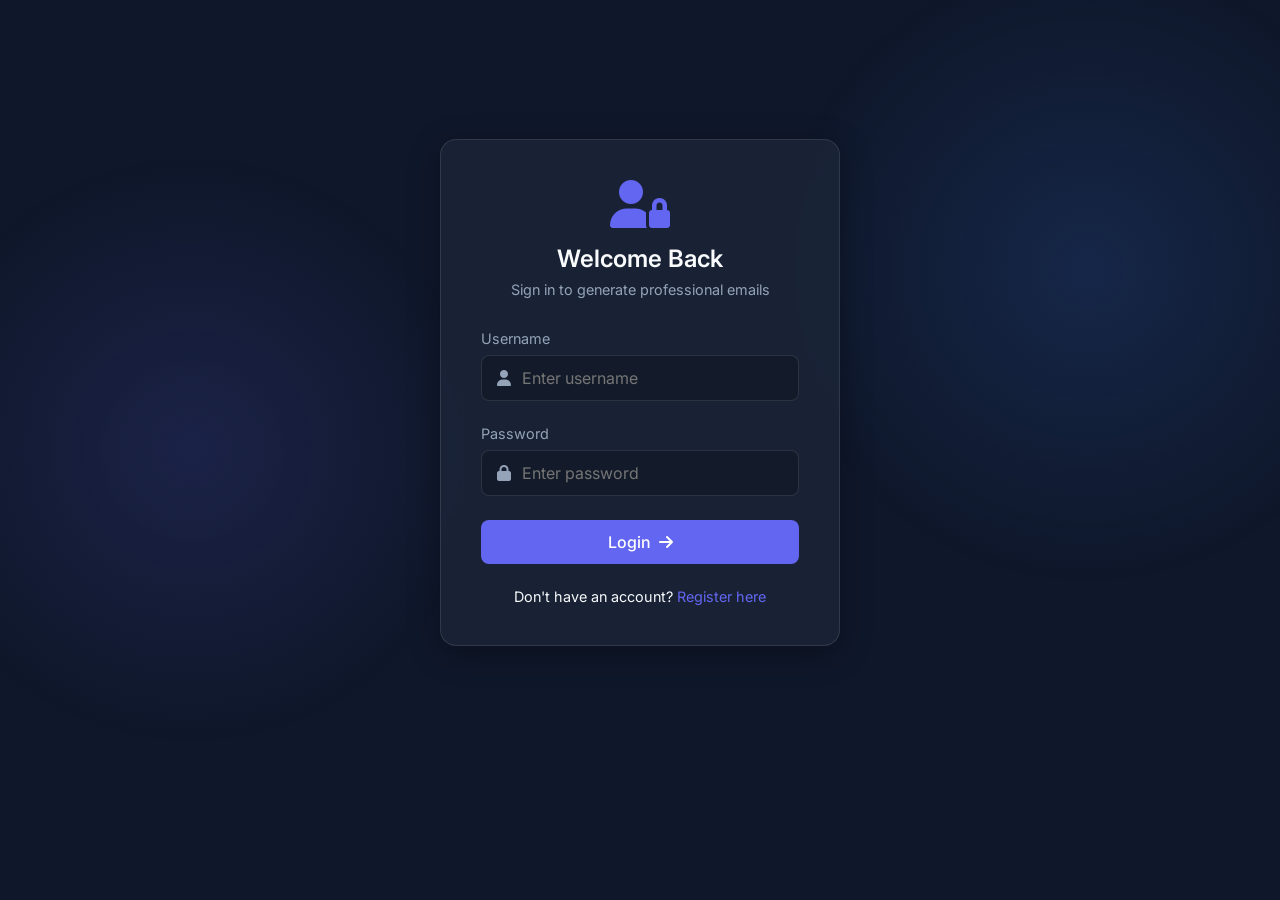
<file: index.html>
<!DOCTYPE html>
<html lang="en">
<head>
    <meta charset="UTF-8">
    <meta name="viewport" content="width=device-width, initial-scale=1.0">
    <title>AI Email Generator</title>
    <link href="https://fonts.googleapis.com/css2?family=Inter:wght@300;400;500;600;700&display=swap" rel="stylesheet">
    <link rel="stylesheet" href="https://cdnjs.cloudflare.com/ajax/libs/font-awesome/6.4.0/css/all.min.css">
    <style>
        :root {
            --bg-color: #0f172a;
            --card-bg: rgba(30, 41, 59, 0.7);
            --glass-border: rgba(255, 255, 255, 0.1);
            --primary-color: #6366f1;
            --primary-hover: #4f46e5;
            --secondary-color: #3b82f6;
            --text-main: #f8fafc;
            --text-muted: #94a3b8;
            --danger: #ef4444;
            --success: #10b981;
        }

        * {
            margin: 0;
            padding: 0;
            box-sizing: border-box;
            font-family: 'Inter', sans-serif;
        }

        body {
            background-color: var(--bg-color);
            color: var(--text-main);
            min-height: 100vh;
            overflow-x: hidden;
        }

        /* Background Animation */
        .background-animation {
            position: fixed;
            top: 0;
            left: 0;
            width: 100vw;
            height: 100vh;
            z-index: -1;
            background: 
                radial-gradient(circle at 15% 50%, rgba(99, 102, 241, 0.15), transparent 25%),
                radial-gradient(circle at 85% 30%, rgba(59, 130, 246, 0.15), transparent 25%);
            animation: backgroundPulse 15s ease-in-out infinite alternate;
        }

        @keyframes backgroundPulse {
            0% { transform: scale(1); }
            100% { transform: scale(1.1); }
        }

        /* Glassmorphism */
        .glassmorphism {
            background: var(--card-bg);
            backdrop-filter: blur(12px);
            -webkit-backdrop-filter: blur(12px);
            border: 1px solid var(--glass-border);
            box-shadow: 0 8px 32px 0 rgba(0, 0, 0, 0.3);
            border-radius: 16px;
        }

        .container {
            max-width: 1200px;
            margin: 0 auto;
            padding: 2rem;
        }

        /* Typography */
        h1, h2, h3, h4 { font-weight: 600; margin-bottom: 0.5rem; }
        .text-center { text-align: center; }
        
        /* Navbar */
        .navbar {
            display: flex;
            justify-content: space-between;
            align-items: center;
            padding: 1rem 2rem;
            margin-bottom: 2rem;
        }
        .nav-brand { font-size: 1.25rem; font-weight: 700; display: flex; align-items: center; gap: 0.5rem; }
        .nav-links { display: flex; gap: 1.5rem; }
        .nav-link { color: var(--text-muted); text-decoration: none; cursor: pointer; transition: 0.3s; font-weight: 500;}
        .nav-link:hover, .nav-link.active { color: var(--primary-color); }

        /* Buttons */
        .btn {
            display: inline-flex; align-items: center; justify-content: center; gap: 0.5rem;
            padding: 0.75rem 1.5rem; border-radius: 8px; font-weight: 500; cursor: pointer;
            transition: all 0.3s ease; border: none; font-size: 1rem; color: white;
        }
        .btn-sm { padding: 0.4rem 0.8rem; font-size: 0.875rem; }
        .btn-primary { background-color: var(--primary-color); }
        .btn-primary:hover { background-color: var(--primary-hover); transform: translateY(-2px); }
        .btn-outline { background: transparent; border: 1px solid var(--glass-border); color: var(--text-main); }
        .btn-outline:hover { background: rgba(255,255,255,0.1); }
        .btn-block { width: 100%; }

        /* Forms */
        .form-group { margin-bottom: 1.5rem; }
        .form-group label { display: block; margin-bottom: 0.5rem; color: var(--text-muted); font-size: 0.9rem; }
        .form-control {
            width: 100%; padding: 0.75rem 1rem; border-radius: 8px;
            background: rgba(0, 0, 0, 0.2); border: 1px solid var(--glass-border);
            color: var(--text-main); font-size: 1rem; transition: 0.3s;
        }
        .form-control:focus { outline: none; border-color: var(--primary-color); box-shadow: 0 0 0 2px rgba(99,102,241,0.2); }
        textarea.form-control { resize: vertical; min-height: 100px; }

        /* Layout */
        .app-section { display: none; animation: fadeIn 0.4s; }
        .app-section.active { display: block; }
        
        .generator-layout { display: grid; grid-template-columns: 1fr 1fr; gap: 2rem; }
        @media (max-width: 900px) { .generator-layout { grid-template-columns: 1fr; } }
        
        .panel { padding: 2rem; display: flex; flex-direction: column; }
        
        .tabs { display: flex; gap: 1rem; margin-bottom: 1.5rem; border-bottom: 1px solid var(--glass-border); padding-bottom: 0.5rem; }
        .tab-btn { background: none; border: none; color: var(--text-muted); font-size: 1rem; cursor: pointer; padding: 0.5rem 1rem; position: relative; }
        .tab-btn.active { color: var(--primary-color); font-weight: 600; }
        .tab-btn.active::after { content: ''; position: absolute; bottom: -0.6rem; left: 0; width: 100%; height: 2px; background: var(--primary-color); }
        .tab-content { display: none; }
        .tab-content.active { display: block; }

        /* Results */
        .result-container {
            flex-grow: 1; background: rgba(0,0,0,0.2); border-radius: 8px;
            border: 1px solid var(--glass-border); padding: 1.5rem; display: flex; flex-direction: column;
            margin-top: 1rem;
        }
        .empty-result { margin: auto; text-align: center; color: var(--text-muted); opacity: 0.5; }
        .active-result { display: none; flex-direction: column; gap: 1rem; height: 100%; }
        .result-subject { font-weight: 600; font-size: 1.1rem; padding-bottom: 0.5rem; border-bottom: 1px solid var(--glass-border); }
        .result-content { white-space: pre-wrap; font-family: inherit; line-height: 1.6; overflow-y: auto; flex-grow: 1; }

        /* Dashboard */
        .email-grid { display: grid; grid-template-columns: repeat(auto-fill, minmax(300px, 1fr)); gap: 1.5rem; margin-top: 2rem; }
        .email-card { padding: 1.5rem; display: flex; flex-direction: column; transition: 0.3s; }
        .email-card:hover { transform: translateY(-5px); box-shadow: 0 10px 25px rgba(0,0,0,0.5); }
        .email-card-header { display: flex; justify-content: space-between; margin-bottom: 1rem; font-size: 0.8rem; }
        .badge { padding: 0.2rem 0.5rem; border-radius: 4px; background: rgba(99,102,241,0.2); color: #a5b4fc; font-weight: 600; }
        .email-purpose { color: var(--text-muted); font-size: 0.9rem; margin-bottom: 1.5rem; flex-grow: 1; }
        .email-actions { display: flex; gap: 0.5rem; margin-top: auto; }

        /* Auth Styles */
        .auth-container {
            display: flex;
            justify-content: center;
            align-items: center;
            min-height: 80vh;
        }
        .auth-card {
            width: 100%;
            max-width: 400px;
            padding: 2.5rem;
            text-align: center;
        }
        .auth-header { margin-bottom: 2rem; }
        .auth-header i { color: var(--primary-color); margin-bottom: 1rem; font-size: 3rem; }
        .auth-header p { color: var(--text-muted); font-size: 0.9rem; margin-top: 0.5rem;}
        .auth-form { text-align: left; }
        .auth-footer { margin-top: 1.5rem; font-size: 0.9rem; }
        .auth-footer a { color: var(--primary-color); text-decoration: none; cursor: pointer; }
        .auth-footer a:hover { text-decoration: underline; }
        .input-icon { position: relative; }
        .input-icon i { position: absolute; left: 1rem; top: 50%; transform: translateY(-50%); color: var(--text-muted); }
        .input-icon input { padding-left: 2.5rem; }

        .main-app { display: none; }
        
        .alert {
            padding: 1rem; border-radius: 8px; margin-bottom: 1rem;
            background: rgba(239, 68, 68, 0.1); border-left: 4px solid var(--danger);
            display: none; animation: fadeIn 0.3s;
        }

        @keyframes fadeIn { from { opacity: 0; transform: translateY(10px); } to { opacity: 1; transform: translateY(0); } }
    </style>
</head>
<body>
    <div class="background-animation"></div>
    
    <div class="container">
        
        <!-- Authentication Wrapper -->
        <div id="auth-wrapper" class="auth-container">
            
            <!-- Login Section -->
            <div id="login-section" class="auth-card glassmorphism app-section active">
                <div class="auth-header">
                    <i class="fa-solid fa-user-lock"></i>
                    <h2>Welcome Back</h2>
                    <p>Sign in to generate professional emails</p>
                </div>
                <div id="login-error" class="alert">Invalid username or password!</div>
                <form id="loginForm" class="auth-form">
                    <div class="form-group">
                        <label>Username</label>
                        <div class="input-icon">
                            <i class="fa-solid fa-user"></i>
                            <input type="text" id="loginUsername" class="form-control" required placeholder="Enter username">
                        </div>
                    </div>
                    <div class="form-group">
                        <label>Password</label>
                        <div class="input-icon">
                            <i class="fa-solid fa-lock"></i>
                            <input type="password" id="loginPassword" class="form-control" required placeholder="Enter password">
                        </div>
                    </div>
                    <button type="submit" class="btn btn-primary btn-block">Login <i class="fa-solid fa-arrow-right"></i></button>
                </form>
                <div class="auth-footer">
                    <p>Don't have an account? <a onclick="showAuthSection('register-section')">Register here</a></p>
                </div>
            </div>

            <!-- Register Section -->
            <div id="register-section" class="auth-card glassmorphism app-section">
                <div class="auth-header">
                    <i class="fa-solid fa-user-plus"></i>
                    <h2>Create Account</h2>
                    <p>Join to start generating AI emails</p>
                </div>
                <div id="reg-error" class="alert">Username already exists!</div>
                <form id="registerForm" class="auth-form">
                    <div class="form-group">
                        <label>Username</label>
                        <div class="input-icon">
                            <i class="fa-solid fa-user"></i>
                            <input type="text" id="regUsername" class="form-control" required placeholder="Choose a username">
                        </div>
                    </div>
                    <div class="form-group">
                        <label>Password</label>
                        <div class="input-icon">
                            <i class="fa-solid fa-lock"></i>
                            <input type="password" id="regPassword" class="form-control" required placeholder="Create a strong password">
                        </div>
                    </div>
                    <button type="submit" class="btn btn-primary btn-block">Register <i class="fa-solid fa-user-check"></i></button>
                </form>
                <div class="auth-footer">
                    <p>Already have an account? <a onclick="showAuthSection('login-section')">Login here</a></p>
                </div>
            </div>
        </div>

        <!-- Main Application Wrapper -->
        <div id="main-app" class="main-app">
            <nav class="navbar glassmorphism">
                <div class="nav-brand">
                    <i class="fa-solid fa-envelope-open-text"></i> AI Email Gen
                </div>
                <div class="nav-links">
                    <a class="nav-link active" onclick="showAppSection('generator-section', this)"><i class="fa-solid fa-wand-magic-sparkles"></i> Generator</a>
                    <a class="nav-link" onclick="showAppSection('dashboard-section', this)"><i class="fa-solid fa-clock-rotate-left"></i> History</a>
                    <a class="nav-link" onclick="logout()" style="color: var(--danger);"><i class="fa-solid fa-right-from-bracket"></i> Logout</a>
                </div>
            </nav>

            <!-- Generator Section -->
            <div id="generator-section" class="app-section active">
                <div class="text-center" style="margin-bottom: 2rem;">
                    <h2>Welcome, <span id="welcomeName" style="color: var(--primary-color);"></span>!</h2>
                    <p style="color: var(--text-muted);">Generate smart, professional emails instantly in your browser.</p>
                </div>

                <div class="generator-layout">
                    <div class="panel glassmorphism">
                        <h3><i class="fa-solid fa-pen-nib"></i> Email Details</h3>
                        <div class="tabs">
                            <button class="tab-btn active" onclick="switchTab('new-email', this)">New Email</button>
                            <button class="tab-btn" onclick="switchTab('thread-email', this)">Thread / Reply</button>
                        </div>

                        <form id="generatorForm">
                            <div id="new-email" class="tab-content active">
                                <div class="form-group">
                                    <label>Email Type</label>
                                    <select id="emailType" class="form-control">
                                        <option value="leave_request">Leave Request</option>
                                        <option value="job_application">Job Application</option>
                                        <option value="meeting_request">Meeting Request</option>
                                        <option value="business_proposal">Business Proposal</option>
                                        <option value="apology">Apology Email</option>
                                    </select>
                                </div>
                            </div>

                            <div id="thread-email" class="tab-content">
                                <div class="form-group">
                                    <label>Reply Type</label>
                                    <select id="threadType" class="form-control">
                                        <option value="reply">Follow-up Reply</option>
                                        <option value="response">Response to Query</option>
                                    </select>
                                </div>
                            </div>

                            <div class="form-group">
                                <label>Subject (Optional)</label>
                                <input type="text" id="subject" class="form-control" placeholder="Leave blank for auto-generate">
                            </div>

                            <div class="form-group">
                                <label>Purpose / Key Points *</label>
                                <textarea id="purpose" class="form-control" required placeholder="E.g., Requesting sick leave for 2 days..."></textarea>
                            </div>

                            <button type="submit" class="btn btn-primary btn-block">Generate Email</button>
                        </form>
                    </div>

                    <div class="panel glassmorphism">
                        <div style="display: flex; justify-content: space-between; align-items: center;">
                            <h3><i class="fa-regular fa-file-lines"></i> Result</h3>
                            <button id="copyBtn" class="btn btn-sm btn-outline" disabled onclick="copyResult()">
                                <i class="fa-regular fa-copy"></i> Copy
                            </button>
                        </div>
                        
                        <div class="result-container">
                            <div id="emptyResult" class="empty-result">
                                <i class="fa-solid fa-envelope-open-text fa-3x"></i>
                                <p>Your generated email will appear here.</p>
                            </div>
                            <div id="activeResult" class="active-result">
                                <div>
                                    <label style="font-size: 0.85rem; color: var(--text-muted);">SUBJECT:</label>
                                    <div id="resultSubject" class="result-subject"></div>
                                </div>
                                <div style="display: flex; flex-direction: column; flex-grow: 1;">
                                    <label style="font-size: 0.85rem; color: var(--text-muted);">BODY:</label>
                                    <pre id="resultContent" class="result-content"></pre>
                                </div>
                            </div>
                        </div>
                    </div>
                </div>
            </div>

            <!-- Dashboard Section -->
            <div id="dashboard-section" class="app-section">
                <div style="display: flex; justify-content: space-between; align-items: center; margin-bottom: 2rem;">
                    <h2><i class="fa-solid fa-clock-rotate-left"></i> Your History</h2>
                    <button class="btn btn-outline btn-sm" onclick="clearHistory()"><i class="fa-solid fa-trash"></i> Clear History</button>
                </div>
                
                <div id="historyGrid" class="email-grid">
                    <!-- History items injected here -->
                </div>
            </div>
        </div>
    </div>

    <script>
        // === Authentication Logic ===
        
        // Initialize local storage databases
        if (!localStorage.getItem('usersDB')) localStorage.setItem('usersDB', JSON.stringify({}));
        
        // Check Auth Status on Load
        checkAuthStatus();

        function checkAuthStatus() {
            const currentUser = localStorage.getItem('currentUser');
            if (currentUser) {
                document.getElementById('auth-wrapper').style.display = 'none';
                document.getElementById('main-app').style.display = 'block';
                document.getElementById('welcomeName').textContent = currentUser;
            } else {
                document.getElementById('main-app').style.display = 'none';
                document.getElementById('auth-wrapper').style.display = 'flex';
                showAuthSection('login-section');
            }
        }

        function showAuthSection(id) {
            document.getElementById('login-section').classList.remove('active');
            document.getElementById('register-section').classList.remove('active');
            document.getElementById(id).classList.add('active');
            
            // Clear errors
            document.getElementById('login-error').style.display = 'none';
            document.getElementById('reg-error').style.display = 'none';
        }

        // Handle Register
        document.getElementById('registerForm').addEventListener('submit', (e) => {
            e.preventDefault();
            const username = document.getElementById('regUsername').value.trim();
            const password = document.getElementById('regPassword').value;
            
            let users = JSON.parse(localStorage.getItem('usersDB'));
            
            if (users[username]) {
                document.getElementById('reg-error').style.display = 'block';
                return;
            }
            
            users[username] = { password: password, history: [] };
            localStorage.setItem('usersDB', JSON.stringify(users));
            
            alert('Registration Successful! Please login.');
            showAuthSection('login-section');
            document.getElementById('registerForm').reset();
        });

        // Handle Login
        document.getElementById('loginForm').addEventListener('submit', (e) => {
            e.preventDefault();
            const username = document.getElementById('loginUsername').value.trim();
            const password = document.getElementById('loginPassword').value;
            
            let users = JSON.parse(localStorage.getItem('usersDB'));
            
            if (users[username] && users[username].password === password) {
                localStorage.setItem('currentUser', username);
                document.getElementById('loginForm').reset();
                checkAuthStatus();
                showAppSection('generator-section', document.querySelector('.nav-link'));
            } else {
                document.getElementById('login-error').style.display = 'block';
            }
        });

        // Handle Logout
        function logout() {
            localStorage.removeItem('currentUser');
            checkAuthStatus();
        }

        // === Main App Logic ===

        function showAppSection(id, element) {
            document.querySelectorAll('#main-app .app-section').forEach(sec => sec.classList.remove('active'));
            document.getElementById(id).classList.add('active');
            
            document.querySelectorAll('.nav-link').forEach(link => link.classList.remove('active'));
            if(element) element.classList.add('active');
            
            if (id === 'dashboard-section') loadHistory();
        }

        function switchTab(id, element) {
            document.querySelectorAll('.tab-content').forEach(tab => tab.classList.remove('active'));
            document.getElementById(id).classList.add('active');
            
            document.querySelectorAll('.tab-btn').forEach(btn => btn.classList.remove('active'));
            element.classList.add('active');
        }

        // Generate Logic
        document.getElementById('generatorForm').addEventListener('submit', (e) => {
            e.preventDefault();
            
            const isThread = document.getElementById('thread-email').classList.contains('active');
            let type = isThread ? document.getElementById('threadType').value : document.getElementById('emailType').value;
            let subject = document.getElementById('subject').value;
            const purpose = document.getElementById('purpose').value;
            
            // Generate content
            let content = "";
            
            if (!isThread) {
                if (!subject) subject = `${type.replace('_', ' ').toUpperCase()}: ${purpose.substring(0, 20)}...`;
                content = `Dear [Name],\n\nI am writing to you regarding ${purpose}.\n\n`;
                if (type === 'leave_request') content += "I would like to request leave for this purpose. I have ensured all my pending tasks are updated and handed over to the team.\n\nThank you for understanding.";
                else if (type === 'job_application') content += "I believe my skills and experience make me a strong candidate for this role. I have attached my resume for your review and look forward to discussing this opportunity.\n\nThank you for your time.";
                else content += "I hope we can discuss this further at your earliest convenience. Please let me know if you need any additional information.\n\nThank you.";
            } else {
                if (!subject) subject = `Re: ${purpose.substring(0, 20)}...`;
                if (type === 'reply') content = `Dear [Name],\n\nThank you for your previous email. Following up on ${purpose}, I would like to add that we should proceed as discussed.\n\nLet me know your thoughts.`;
                else content = `Dear [Name],\n\nI have received your email regarding ${purpose}. I have reviewed the details and agree with the proposed steps.\n\nPlease proceed accordingly.`;
            }
            
            content += "\n\nBest regards,\n[Your Name]";
            
            // Show result
            document.getElementById('emptyResult').style.display = 'none';
            document.getElementById('activeResult').style.display = 'flex';
            document.getElementById('resultSubject').textContent = subject;
            document.getElementById('resultContent').textContent = content;
            document.getElementById('copyBtn').disabled = false;
            
            // Save to localStorage for this specific user
            saveToHistory({
                type: isThread ? 'Thread' : type.replace('_', ' '),
                subject: subject,
                purpose: purpose,
                content: content,
                date: new Date().toLocaleDateString()
            });
        });

        function copyResult() {
            const subject = document.getElementById('resultSubject').textContent;
            const content = document.getElementById('resultContent').textContent;
            const textToCopy = `Subject: ${subject}\n\n${content}`;
            
            navigator.clipboard.writeText(textToCopy).then(() => {
                const btn = document.getElementById('copyBtn');
                btn.innerHTML = '<i class="fa-solid fa-check"></i> Copied!';
                setTimeout(() => btn.innerHTML = '<i class="fa-regular fa-copy"></i> Copy', 2000);
            });
        }

        // Local Storage History per user
        function saveToHistory(emailData) {
            const currentUser = localStorage.getItem('currentUser');
            let users = JSON.parse(localStorage.getItem('usersDB'));
            
            if(users[currentUser]) {
                users[currentUser].history.unshift(emailData);
                localStorage.setItem('usersDB', JSON.stringify(users));
            }
        }

        function loadHistory() {
            const currentUser = localStorage.getItem('currentUser');
            let users = JSON.parse(localStorage.getItem('usersDB'));
            let history = users[currentUser]?.history || [];
            
            const historyGrid = document.getElementById('historyGrid');
            
            if (history.length === 0) {
                historyGrid.innerHTML = '<div style="grid-column: 1/-1; text-align: center; color: var(--text-muted); padding: 3rem;">No history found. Generate some emails first!</div>';
                return;
            }
            
            historyGrid.innerHTML = history.map((item, index) => `
                <div class="email-card glassmorphism">
                    <div class="email-card-header">
                        <span class="badge">${item.type.toUpperCase()}</span>
                        <span style="color: var(--text-muted);"><i class="fa-regular fa-calendar"></i> ${item.date}</span>
                    </div>
                    <h4 style="margin-bottom: 0.5rem; color: var(--text-main);">${item.subject}</h4>
                    <p class="email-purpose">${item.purpose.substring(0, 60)}...</p>
                    <div class="email-actions">
                        <button class="btn btn-sm btn-outline" onclick="copyFromHistory(${index})"><i class="fa-regular fa-copy"></i> Copy</button>
                    </div>
                </div>
            `).join('');
        }

        function copyFromHistory(index) {
            const currentUser = localStorage.getItem('currentUser');
            let users = JSON.parse(localStorage.getItem('usersDB'));
            let history = users[currentUser]?.history || [];
            
            const item = history[index];
            if (item) {
                navigator.clipboard.writeText(`Subject: ${item.subject}\n\n${item.content}`);
                alert('Copied to clipboard!');
            }
        }

        function clearHistory() {
            if(confirm('Are you sure you want to clear your email history?')) {
                const currentUser = localStorage.getItem('currentUser');
                let users = JSON.parse(localStorage.getItem('usersDB'));
                
                if(users[currentUser]) {
                    users[currentUser].history = [];
                    localStorage.setItem('usersDB', JSON.stringify(users));
                    loadHistory();
                }
            }
        }
    </script>
</body>
</html>
</file>
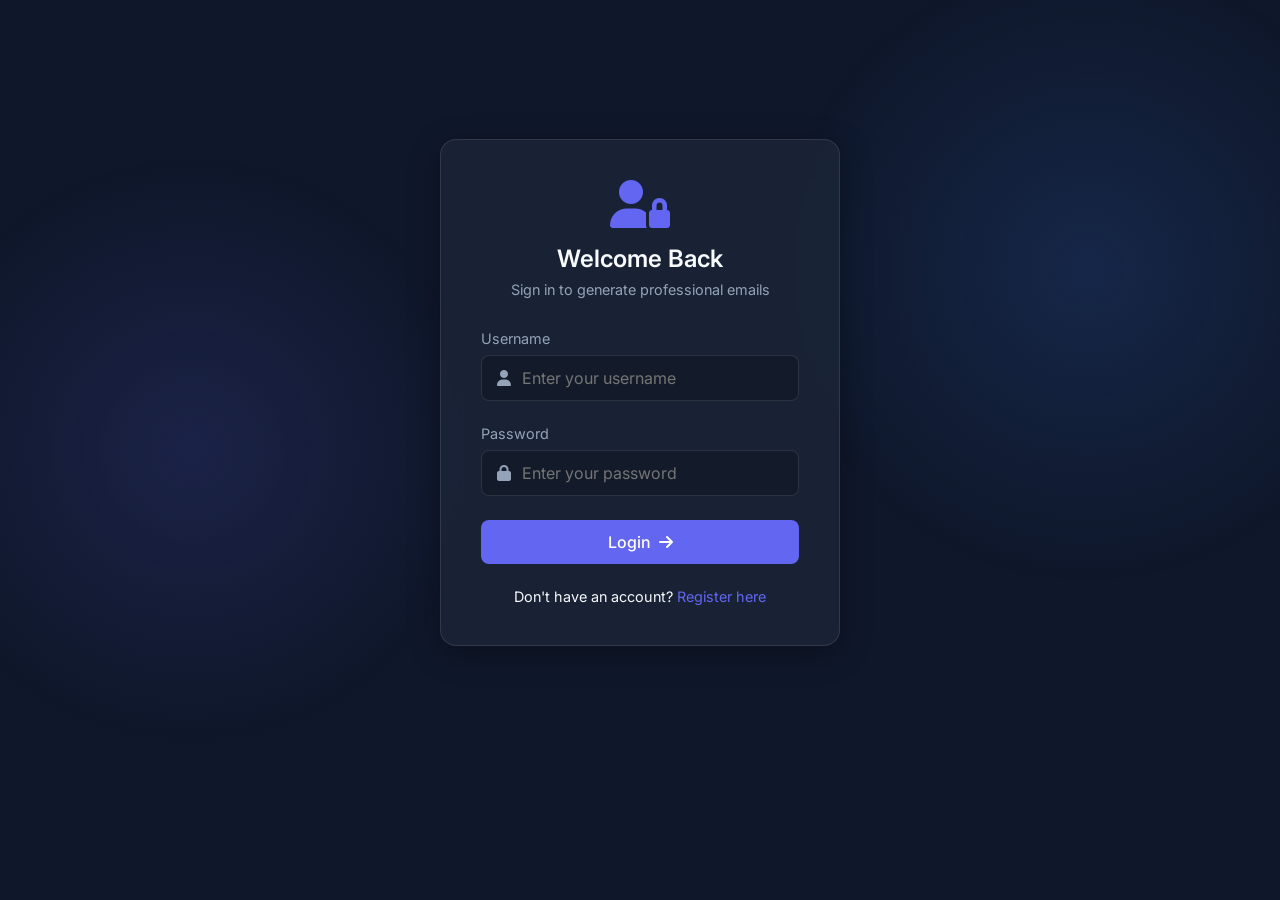
<file: frontend/index.html>
<!DOCTYPE html>
<html lang="en">
<head>
    <meta charset="UTF-8">
    <title>AI Email Generator</title>
    <script>
        // Check authentication status and redirect immediately
        if (localStorage.getItem('token')) {
            window.location.href = 'dashboard.html';
        } else {
            window.location.href = 'login.html';
        }
    </script>
</head>
<body>
    <p>Redirecting...</p>
</body>
</html>
</file>
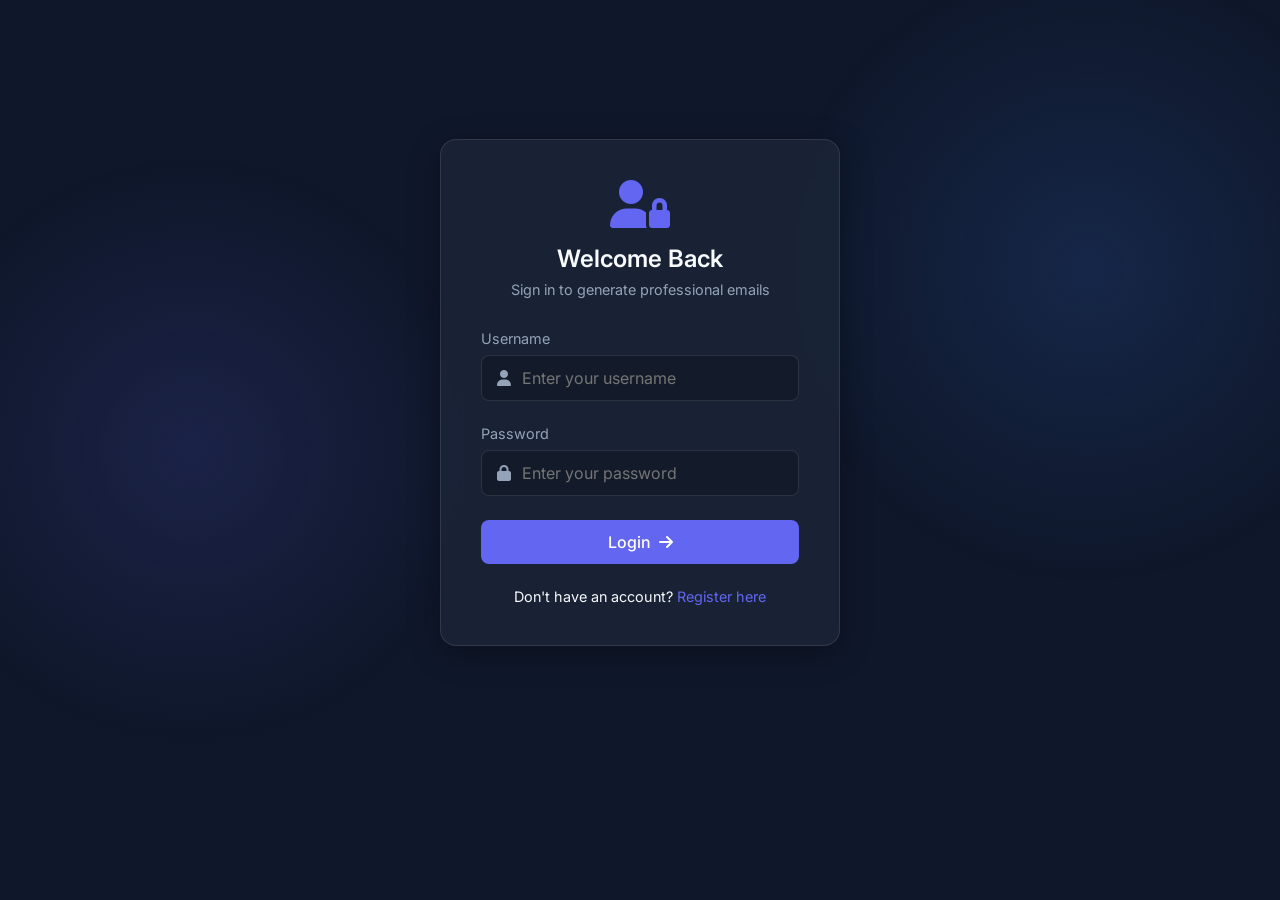
<file: frontend/dashboard.html>
<!DOCTYPE html>
<html lang="en">
<head>
    <meta charset="UTF-8">
    <meta name="viewport" content="width=device-width, initial-scale=1.0">
    <title>Dashboard - AI Email Generator</title>
    <link rel="stylesheet" href="css/style.css">
    <link href="https://fonts.googleapis.com/css2?family=Inter:wght@300;400;500;600;700&display=swap" rel="stylesheet">
    <link rel="stylesheet" href="https://cdnjs.cloudflare.com/ajax/libs/font-awesome/6.4.0/css/all.min.css">
</head>
<body>
    <!-- Navbar will be dynamically injected here by main.js -->

    <main class="container">
        <!-- Flash messages will be dynamically injected here by main.js if needed -->
        
        <div class="dashboard-header fade-in">
            <div class="welcome-section">
                <h1>Welcome back, <span class="highlight">User</span>! <i class="fa-solid fa-hand-wave"></i></h1>
                <p>Manage your generated emails and create new ones.</p>
            </div>
            <a href="generator.html" class="btn btn-primary glow-effect">
                <i class="fa-solid fa-plus"></i> New Email
            </a>
        </div>
        
        <div class="dashboard-tools glassmorphism fade-in delay-1">
            <form class="search-form">
                <div class="search-input-wrapper">
                    <i class="fa-solid fa-search"></i>
                    <input type="text" name="search" placeholder="Search email history by subject or purpose...">
                </div>
                <button type="submit" class="btn btn-secondary">Search</button>
            </form>
        </div>
        
        <div class="history-section fade-in delay-2">
            <h3 class="section-title"><i class="fa-solid fa-clock-rotate-left"></i> Recent Generations</h3>
            
            <div class="email-grid" style="display: none;">
                <!-- Emails dynamically populated by main.js -->
            </div>
            
            <div class="empty-state glassmorphism" style="display: none;">
                <!-- Empty state markup dynamically populated by main.js -->
            </div>
        </div>
        
        <!-- View Modal -->
        <div id="viewModal" class="modal">
            <div class="modal-content glassmorphism">
                <span class="close-modal">&times;</span>
                <h3 id="modalSubject">Subject</h3>
                <div class="modal-body">
                    <pre id="modalContent"></pre>
                </div>
            </div>
        </div>
    </main>

    <script src="config.js"></script>
    <script src="js/main.js"></script>
</body>
</html>
</file>
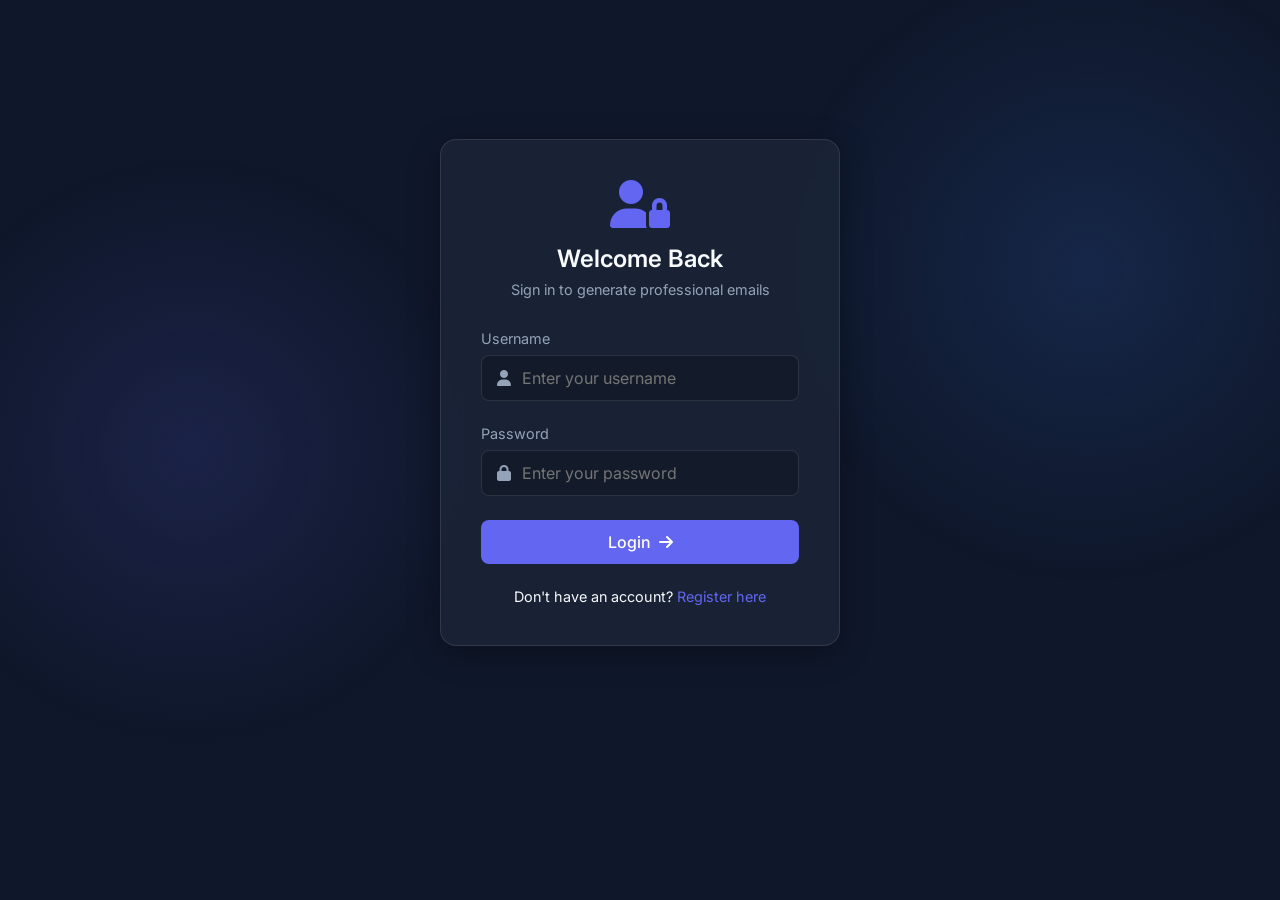
<file: frontend/generator.html>
<!DOCTYPE html>
<html lang="en">
<head>
    <meta charset="UTF-8">
    <meta name="viewport" content="width=device-width, initial-scale=1.0">
    <title>Generator - AI Email Generator</title>
    <link rel="stylesheet" href="css/style.css">
    <link href="https://fonts.googleapis.com/css2?family=Inter:wght@300;400;500;600;700&display=swap" rel="stylesheet">
    <link rel="stylesheet" href="https://cdnjs.cloudflare.com/ajax/libs/font-awesome/6.4.0/css/all.min.css">
</head>
<body>
    <!-- Navbar will be dynamically injected here by main.js -->

    <main class="container">
        <!-- Flash messages will be dynamically injected here by main.js if needed -->
        
        <div class="generator-container fade-in">
            <div class="generator-header">
                <h2><i class="fa-solid fa-robot"></i> AI Email Generator</h2>
                <p>Craft professional emails in seconds</p>
            </div>

            <div class="generator-layout">
                <!-- Input Section -->
                <div class="generator-input glassmorphism">
                    <h3><i class="fa-solid fa-pen-nib"></i> Email Details</h3>
                    
                    <div class="tabs">
                        <button class="tab-btn active" data-target="new-email">New Email</button>
                        <button class="tab-btn" data-target="thread-email">Thread / Reply</button>
                    </div>

                    <form id="generatorForm">
                        <!-- New Email Fields -->
                        <div id="new-email" class="tab-content active">
                            <div class="form-group">
                                <label for="emailType">Email Type</label>
                                <select id="emailType" class="form-control">
                                    <option value="leave_request">Leave Request</option>
                                    <option value="job_application">Job Application</option>
                                    <option value="meeting_request">Meeting Request</option>
                                    <option value="apology_email">Apology Email</option>
                                    <option value="business_proposal">Business Proposal</option>
                                    <option value="general">General Inquiry</option>
                                </select>
                            </div>
                        </div>

                        <!-- Thread Fields -->
                        <div id="thread-email" class="tab-content" style="display: none;">
                            <div class="form-group">
                                <label for="threadType">Reply Type</label>
                                <select id="threadType" class="form-control">
                                    <option value="reply">Follow-up Reply</option>
                                    <option value="response">Response to Query</option>
                                    <option value="complete">Complete Conversation Summary</option>
                                </select>
                            </div>
                        </div>

                        <!-- Common Fields -->
                        <div class="form-group">
                            <label for="subject">Subject (Optional)</label>
                            <input type="text" id="subject" class="form-control" placeholder="Leave blank for AI to auto-generate">
                        </div>

                        <div class="form-group">
                            <label for="purpose">Purpose / Key Points *</label>
                            <textarea id="purpose" class="form-control" rows="4" required placeholder="E.g., Requesting sick leave for 2 days due to flu..."></textarea>
                        </div>

                        <button type="submit" id="generateBtn" class="btn btn-primary btn-block glow-effect mt-3">
                            <span class="btn-text"><i class="fa-solid fa-wand-magic-sparkles"></i> Generate Email</span>
                            <span class="loader" style="display: none;"><i class="fa-solid fa-circle-notch fa-spin"></i> Generating...</span>
                        </button>
                    </form>
                </div>

                <!-- Output Section -->
                <div class="generator-output glassmorphism">
                    <div class="output-header">
                        <h3><i class="fa-regular fa-file-lines"></i> Result</h3>
                        <button id="copyBtn" class="btn btn-sm btn-outline" disabled>
                            <i class="fa-regular fa-copy"></i> Copy
                        </button>
                    </div>
                    
                    <div class="result-container">
                        <div id="emptyResult" class="empty-result">
                            <i class="fa-solid fa-envelope-open-text fa-3x"></i>
                            <p>Your generated email will appear here.</p>
                        </div>
                        
                        <div id="activeResult" class="active-result" style="display: none;">
                            <div class="result-subject-group">
                                <label>Generated Subject:</label>
                                <div id="resultSubject" class="result-subject"></div>
                            </div>
                            
                            <div class="result-content-group">
                                <label>Email Body:</label>
                                <pre id="resultContent" class="result-content"></pre>
                            </div>
                        </div>
                    </div>
                </div>
            </div>
        </div>
    </main>

    <script src="config.js"></script>
    <script src="js/main.js"></script>
</body>
</html>
</file>
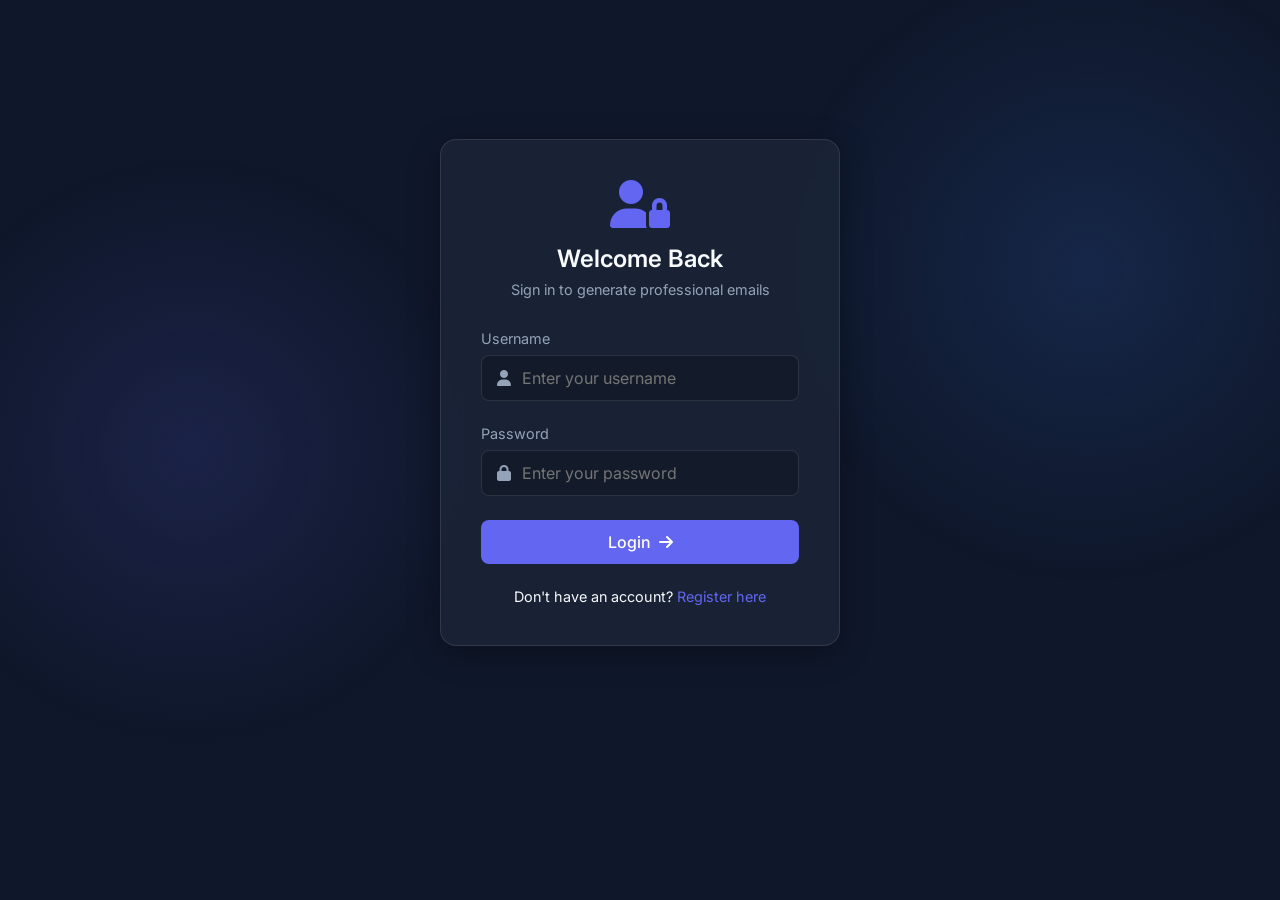
<file: frontend/login.html>
<!DOCTYPE html>
<html lang="en">
<head>
    <meta charset="UTF-8">
    <meta name="viewport" content="width=device-width, initial-scale=1.0">
    <title>Login - AI Email Generator</title>
    <link rel="stylesheet" href="css/style.css">
    <link href="https://fonts.googleapis.com/css2?family=Inter:wght@300;400;500;600;700&display=swap" rel="stylesheet">
    <link rel="stylesheet" href="https://cdnjs.cloudflare.com/ajax/libs/font-awesome/6.4.0/css/all.min.css">
</head>
<body>
    <main class="container">
        <!-- Flash messages will be dynamically injected here by main.js if needed -->
        <div class="auth-container fade-in">
            <div class="auth-card glassmorphism">
                <div class="auth-header">
                    <i class="fa-solid fa-user-lock fa-3x"></i>
                    <h2>Welcome Back</h2>
                    <p>Sign in to generate professional emails</p>
                </div>
                
                <form class="auth-form">
                    <div class="form-group">
                        <label for="username">Username</label>
                        <div class="input-icon">
                            <i class="fa-solid fa-user"></i>
                            <input type="text" id="username" required placeholder="Enter your username">
                        </div>
                    </div>
                    
                    <div class="form-group">
                        <label for="password">Password</label>
                        <div class="input-icon">
                            <i class="fa-solid fa-lock"></i>
                            <input type="password" id="password" required placeholder="Enter your password">
                        </div>
                    </div>
                    
                    <button type="submit" class="btn btn-primary btn-block glow-effect">
                        <span>Login</span>
                        <i class="fa-solid fa-arrow-right"></i>
                    </button>
                </form>
                
                <div class="auth-footer">
                    <p>Don't have an account? <a href="register.html">Register here</a></p>
                </div>
            </div>
        </div>
    </main>

    <script src="config.js"></script>
    <script src="js/main.js"></script>
</body>
</html>
</file>
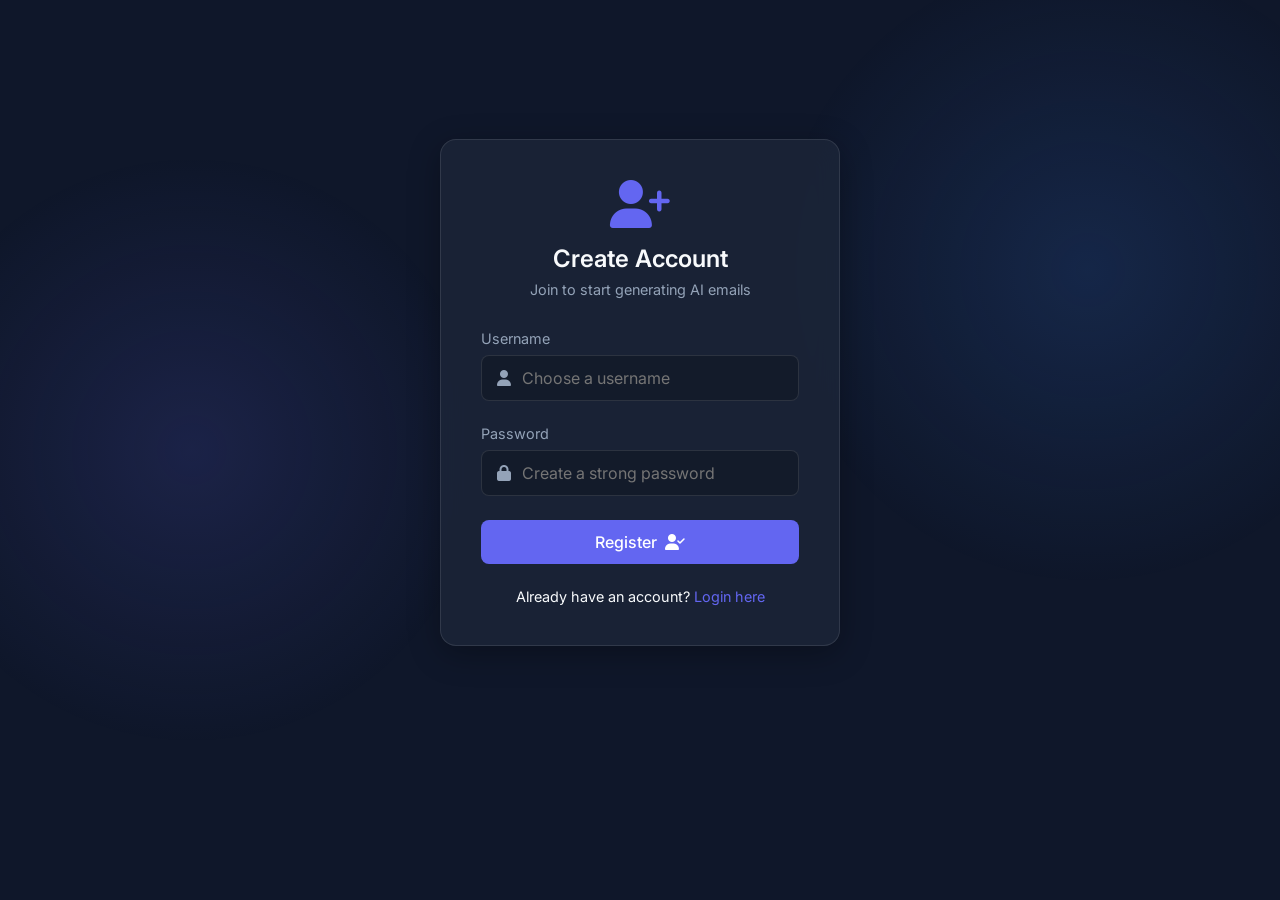
<file: frontend/register.html>
<!DOCTYPE html>
<html lang="en">
<head>
    <meta charset="UTF-8">
    <meta name="viewport" content="width=device-width, initial-scale=1.0">
    <title>Register - AI Email Generator</title>
    <link rel="stylesheet" href="css/style.css">
    <link href="https://fonts.googleapis.com/css2?family=Inter:wght@300;400;500;600;700&display=swap" rel="stylesheet">
    <link rel="stylesheet" href="https://cdnjs.cloudflare.com/ajax/libs/font-awesome/6.4.0/css/all.min.css">
</head>
<body>
    <main class="container">
        <!-- Flash messages will be dynamically injected here by main.js if needed -->
        <div class="auth-container fade-in">
            <div class="auth-card glassmorphism">
                <div class="auth-header">
                    <i class="fa-solid fa-user-plus fa-3x"></i>
                    <h2>Create Account</h2>
                    <p>Join to start generating AI emails</p>
                </div>
                
                <form class="auth-form">
                    <div class="form-group">
                        <label for="username">Username</label>
                        <div class="input-icon">
                            <i class="fa-solid fa-user"></i>
                            <input type="text" id="username" required placeholder="Choose a username">
                        </div>
                    </div>
                    
                    <div class="form-group">
                        <label for="password">Password</label>
                        <div class="input-icon">
                            <i class="fa-solid fa-lock"></i>
                            <input type="password" id="password" required placeholder="Create a strong password">
                        </div>
                    </div>
                    
                    <button type="submit" class="btn btn-primary btn-block glow-effect">
                        <span>Register</span>
                        <i class="fa-solid fa-user-check"></i>
                    </button>
                </form>
                
                <div class="auth-footer">
                    <p>Already have an account? <a href="login.html">Login here</a></p>
                </div>
            </div>
        </div>
    </main>

    <script src="config.js"></script>
    <script src="js/main.js"></script>
</body>
</html>
</file>
<file: frontend/css/style.css>
:root {
    --bg-color: #0f172a;
    --card-bg: rgba(30, 41, 59, 0.7);
    --glass-border: rgba(255, 255, 255, 0.1);
    --primary-color: #6366f1;
    --primary-hover: #4f46e5;
    --secondary-color: #3b82f6;
    --text-main: #f8fafc;
    --text-muted: #94a3b8;
    --danger: #ef4444;
    --success: #10b981;
}

* {
    margin: 0;
    padding: 0;
    box-sizing: border-box;
    font-family: 'Inter', sans-serif;
}

body {
    background-color: var(--bg-color);
    color: var(--text-main);
    min-height: 100vh;
    position: relative;
    overflow-x: hidden;
}

/* Background Animation */
.background-animation {
    position: fixed;
    top: 0;
    left: 0;
    width: 100vw;
    height: 100vh;
    z-index: -1;
    background: 
        radial-gradient(circle at 15% 50%, rgba(99, 102, 241, 0.15), transparent 25%),
        radial-gradient(circle at 85% 30%, rgba(59, 130, 246, 0.15), transparent 25%);
    animation: backgroundPulse 15s ease-in-out infinite alternate;
}

@keyframes backgroundPulse {
    0% { transform: scale(1); }
    100% { transform: scale(1.1); }
}

/* Glassmorphism Utilities */
.glassmorphism {
    background: var(--card-bg);
    backdrop-filter: blur(12px);
    -webkit-backdrop-filter: blur(12px);
    border: 1px solid var(--glass-border);
    box-shadow: 0 8px 32px 0 rgba(0, 0, 0, 0.3);
}

.container {
    max-width: 1200px;
    margin: 0 auto;
    padding: 2rem;
}

/* Typography */
h1, h2, h3, h4 {
    font-weight: 600;
    margin-bottom: 0.5rem;
}

.highlight {
    color: var(--primary-color);
    background: linear-gradient(90deg, var(--primary-color), var(--secondary-color));
    -webkit-background-clip: text;
    -webkit-text-fill-color: transparent;
}

/* Buttons */
.btn {
    display: inline-flex;
    align-items: center;
    justify-content: center;
    gap: 0.5rem;
    padding: 0.75rem 1.5rem;
    border-radius: 8px;
    font-weight: 500;
    cursor: pointer;
    transition: all 0.3s ease;
    border: none;
    text-decoration: none;
    font-size: 1rem;
}

.btn-sm {
    padding: 0.4rem 0.8rem;
    font-size: 0.875rem;
}

.btn-primary {
    background-color: var(--primary-color);
    color: white;
}

.btn-primary:hover {
    background-color: var(--primary-hover);
    transform: translateY(-2px);
}

.btn-secondary {
    background-color: var(--secondary-color);
    color: white;
}

.btn-outline {
    background: transparent;
    border: 1px solid var(--glass-border);
    color: var(--text-main);
}

.btn-outline:hover {
    background: rgba(255, 255, 255, 0.1);
}

.btn-block {
    width: 100%;
}

.glow-effect:hover {
    box-shadow: 0 0 15px var(--primary-color);
}

.btn:disabled {
    opacity: 0.6;
    cursor: not-allowed;
    transform: none !important;
}

/* Forms */
.form-group {
    margin-bottom: 1.5rem;
}

.form-group label {
    display: block;
    margin-bottom: 0.5rem;
    font-size: 0.9rem;
    color: var(--text-muted);
}

.form-control, .input-icon input {
    width: 100%;
    padding: 0.75rem 1rem;
    border-radius: 8px;
    background: rgba(0, 0, 0, 0.2);
    border: 1px solid var(--glass-border);
    color: var(--text-main);
    font-size: 1rem;
    transition: border-color 0.3s, box-shadow 0.3s;
}

.form-control:focus, .input-icon input:focus {
    outline: none;
    border-color: var(--primary-color);
    box-shadow: 0 0 0 2px rgba(99, 102, 241, 0.2);
}

textarea.form-control {
    resize: vertical;
    min-height: 100px;
}

.input-icon {
    position: relative;
}

.input-icon i {
    position: absolute;
    left: 1rem;
    top: 50%;
    transform: translateY(-50%);
    color: var(--text-muted);
}

.input-icon input {
    padding-left: 2.5rem;
}

/* Navbar */
.navbar {
    display: flex;
    justify-content: space-between;
    align-items: center;
    padding: 1rem 2rem;
    position: sticky;
    top: 0;
    z-index: 100;
}

.nav-brand {
    font-size: 1.25rem;
    font-weight: 700;
    display: flex;
    align-items: center;
    gap: 0.5rem;
    color: var(--text-main);
}

.nav-links {
    display: flex;
    gap: 1.5rem;
}

.nav-link {
    color: var(--text-muted);
    text-decoration: none;
    font-weight: 500;
    transition: color 0.3s;
    display: flex;
    align-items: center;
    gap: 0.4rem;
}

.nav-link:hover, .nav-link.active {
    color: var(--primary-color);
}

.logout-btn:hover {
    color: var(--danger);
}

/* Auth Pages */
.auth-container {
    display: flex;
    justify-content: center;
    align-items: center;
    min-height: 80vh;
}

.auth-card {
    width: 100%;
    max-width: 400px;
    padding: 2.5rem;
    border-radius: 16px;
    text-align: center;
}

.auth-header {
    margin-bottom: 2rem;
}

.auth-header i {
    color: var(--primary-color);
    margin-bottom: 1rem;
}

.auth-header p {
    color: var(--text-muted);
    font-size: 0.9rem;
}

.auth-form {
    text-align: left;
}

.auth-footer {
    margin-top: 1.5rem;
    font-size: 0.9rem;
}

.auth-footer a {
    color: var(--primary-color);
    text-decoration: none;
}

.auth-footer a:hover {
    text-decoration: underline;
}

/* Alerts */
.flash-messages {
    margin-bottom: 2rem;
}

.alert {
    padding: 1rem;
    border-radius: 8px;
    margin-bottom: 1rem;
    border-left: 4px solid;
}

.alert-success {
    border-left-color: var(--success);
    background: rgba(16, 185, 129, 0.1);
}

.alert-error {
    border-left-color: var(--danger);
    background: rgba(239, 68, 68, 0.1);
}

/* Dashboard */
.dashboard-header {
    display: flex;
    justify-content: space-between;
    align-items: flex-end;
    margin-bottom: 2rem;
}

.dashboard-tools {
    padding: 1.5rem;
    border-radius: 12px;
    margin-bottom: 2rem;
}

.search-form {
    display: flex;
    gap: 1rem;
}

.search-input-wrapper {
    flex: 1;
    position: relative;
    display: flex;
    align-items: center;
}

.search-input-wrapper i.fa-search {
    position: absolute;
    left: 1rem;
    color: var(--text-muted);
}

.search-input-wrapper input {
    width: 100%;
    padding: 0.75rem 2.5rem;
    border-radius: 8px;
    background: rgba(0, 0, 0, 0.2);
    border: 1px solid var(--glass-border);
    color: var(--text-main);
}

.clear-search {
    position: absolute;
    right: 1rem;
    color: var(--text-muted);
    text-decoration: none;
}

.clear-search:hover {
    color: var(--danger);
}

.section-title {
    margin-bottom: 1.5rem;
    display: flex;
    align-items: center;
    gap: 0.5rem;
    color: var(--text-muted);
}

.email-grid {
    display: grid;
    grid-template-columns: repeat(auto-fill, minmax(300px, 1fr));
    gap: 1.5rem;
}

.email-card {
    padding: 1.5rem;
    border-radius: 12px;
    transition: transform 0.3s, box-shadow 0.3s;
    display: flex;
    flex-direction: column;
}

.email-card:hover {
    transform: translateY(-5px);
    box-shadow: 0 10px 25px rgba(0, 0, 0, 0.5);
}

.email-card-header {
    display: flex;
    justify-content: space-between;
    align-items: center;
    margin-bottom: 1rem;
    font-size: 0.8rem;
}

.badge {
    padding: 0.2rem 0.5rem;
    border-radius: 4px;
    background: rgba(99, 102, 241, 0.2);
    color: #a5b4fc;
    border: 1px solid rgba(99, 102, 241, 0.3);
}

.badge.type-leave-request { background: rgba(239, 68, 68, 0.2); color: #fca5a5; border-color: rgba(239, 68, 68, 0.3); }
.badge.type-job-application { background: rgba(16, 185, 129, 0.2); color: #a7f3d0; border-color: rgba(16, 185, 129, 0.3); }
.badge.type-meeting-request { background: rgba(59, 130, 246, 0.2); color: #bfdbfe; border-color: rgba(59, 130, 246, 0.3); }
.badge.type-apology-email { background: rgba(245, 158, 11, 0.2); color: #fde68a; border-color: rgba(245, 158, 11, 0.3); }
.badge.type-business-proposal { background: rgba(139, 92, 246, 0.2); color: #ddd6fe; border-color: rgba(139, 92, 246, 0.3); }

.date {
    color: var(--text-muted);
}

.email-subject {
    font-size: 1.1rem;
    margin-bottom: 0.5rem;
    color: var(--text-main);
}

.email-purpose {
    color: var(--text-muted);
    font-size: 0.9rem;
    margin-bottom: 1.5rem;
    flex-grow: 1;
}

.email-actions {
    display: flex;
    gap: 0.5rem;
    margin-top: auto;
}

.empty-state {
    text-align: center;
    padding: 4rem 2rem;
    border-radius: 12px;
}

.empty-state i {
    color: var(--text-muted);
    margin-bottom: 1rem;
    opacity: 0.5;
}

.empty-state h3 {
    margin-bottom: 0.5rem;
}

.empty-state p {
    color: var(--text-muted);
}

/* Generator Page */
.generator-header {
    text-align: center;
    margin-bottom: 2rem;
}

.generator-layout {
    display: grid;
    grid-template-columns: 1fr 1fr;
    gap: 2rem;
}

.generator-input, .generator-output {
    padding: 2rem;
    border-radius: 16px;
    display: flex;
    flex-direction: column;
}

.tabs {
    display: flex;
    gap: 1rem;
    margin-bottom: 1.5rem;
    border-bottom: 1px solid var(--glass-border);
    padding-bottom: 0.5rem;
}

.tab-btn {
    background: none;
    border: none;
    color: var(--text-muted);
    font-size: 1rem;
    cursor: pointer;
    padding: 0.5rem 1rem;
    position: relative;
}

.tab-btn.active {
    color: var(--primary-color);
    font-weight: 600;
}

.tab-btn.active::after {
    content: '';
    position: absolute;
    bottom: -0.6rem;
    left: 0;
    width: 100%;
    height: 2px;
    background: var(--primary-color);
    border-radius: 2px;
}

.mt-3 {
    margin-top: 1rem;
}

.output-header {
    display: flex;
    justify-content: space-between;
    align-items: center;
    margin-bottom: 1.5rem;
}

.result-container {
    flex-grow: 1;
    background: rgba(0, 0, 0, 0.2);
    border-radius: 8px;
    border: 1px solid var(--glass-border);
    padding: 1.5rem;
    display: flex;
    flex-direction: column;
}

.empty-result {
    margin: auto;
    text-align: center;
    color: var(--text-muted);
    opacity: 0.5;
}

.empty-result i {
    margin-bottom: 1rem;
}

.active-result {
    display: flex;
    flex-direction: column;
    gap: 1.5rem;
    height: 100%;
}

.result-subject-group label, .result-content-group label {
    display: block;
    font-size: 0.85rem;
    color: var(--text-muted);
    margin-bottom: 0.5rem;
    text-transform: uppercase;
    letter-spacing: 0.5px;
}

.result-subject {
    font-weight: 600;
    font-size: 1.1rem;
    padding-bottom: 0.5rem;
    border-bottom: 1px solid var(--glass-border);
}

.result-content {
    white-space: pre-wrap;
    font-family: inherit;
    line-height: 1.6;
    color: var(--text-main);
    overflow-y: auto;
    flex-grow: 1;
}

/* Modal */
.modal {
    display: none;
    position: fixed;
    top: 0;
    left: 0;
    width: 100%;
    height: 100%;
    background: rgba(0, 0, 0, 0.7);
    backdrop-filter: blur(5px);
    z-index: 1000;
    align-items: center;
    justify-content: center;
}

.modal-content {
    width: 90%;
    max-width: 600px;
    padding: 2rem;
    border-radius: 16px;
    position: relative;
    max-height: 80vh;
    display: flex;
    flex-direction: column;
}

.close-modal {
    position: absolute;
    top: 1rem;
    right: 1.5rem;
    font-size: 1.5rem;
    cursor: pointer;
    color: var(--text-muted);
}

.close-modal:hover {
    color: var(--text-main);
}

.modal-body {
    margin-top: 1.5rem;
    overflow-y: auto;
    background: rgba(0, 0, 0, 0.2);
    padding: 1rem;
    border-radius: 8px;
    border: 1px solid var(--glass-border);
}

.modal-body pre {
    white-space: pre-wrap;
    font-family: inherit;
    line-height: 1.6;
}

/* Animations */
.fade-in {
    animation: fadeIn 0.5s ease-out forwards;
    opacity: 0;
}

.slide-in {
    animation: slideIn 0.4s ease-out forwards;
}

.delay-1 { animation-delay: 0.1s; }
.delay-2 { animation-delay: 0.2s; }

@keyframes fadeIn {
    from { opacity: 0; transform: translateY(10px); }
    to { opacity: 1; transform: translateY(0); }
}

@keyframes slideIn {
    from { opacity: 0; transform: translateX(20px); }
    to { opacity: 1; transform: translateX(0); }
}

/* Responsive */
@media (max-width: 900px) {
    .generator-layout {
        grid-template-columns: 1fr;
    }
}

@media (max-width: 600px) {
    .dashboard-header {
        flex-direction: column;
        align-items: flex-start;
        gap: 1rem;
    }
    .search-form {
        flex-direction: column;
    }
    .navbar {
        flex-direction: column;
        gap: 1rem;
    }
}
</file>
